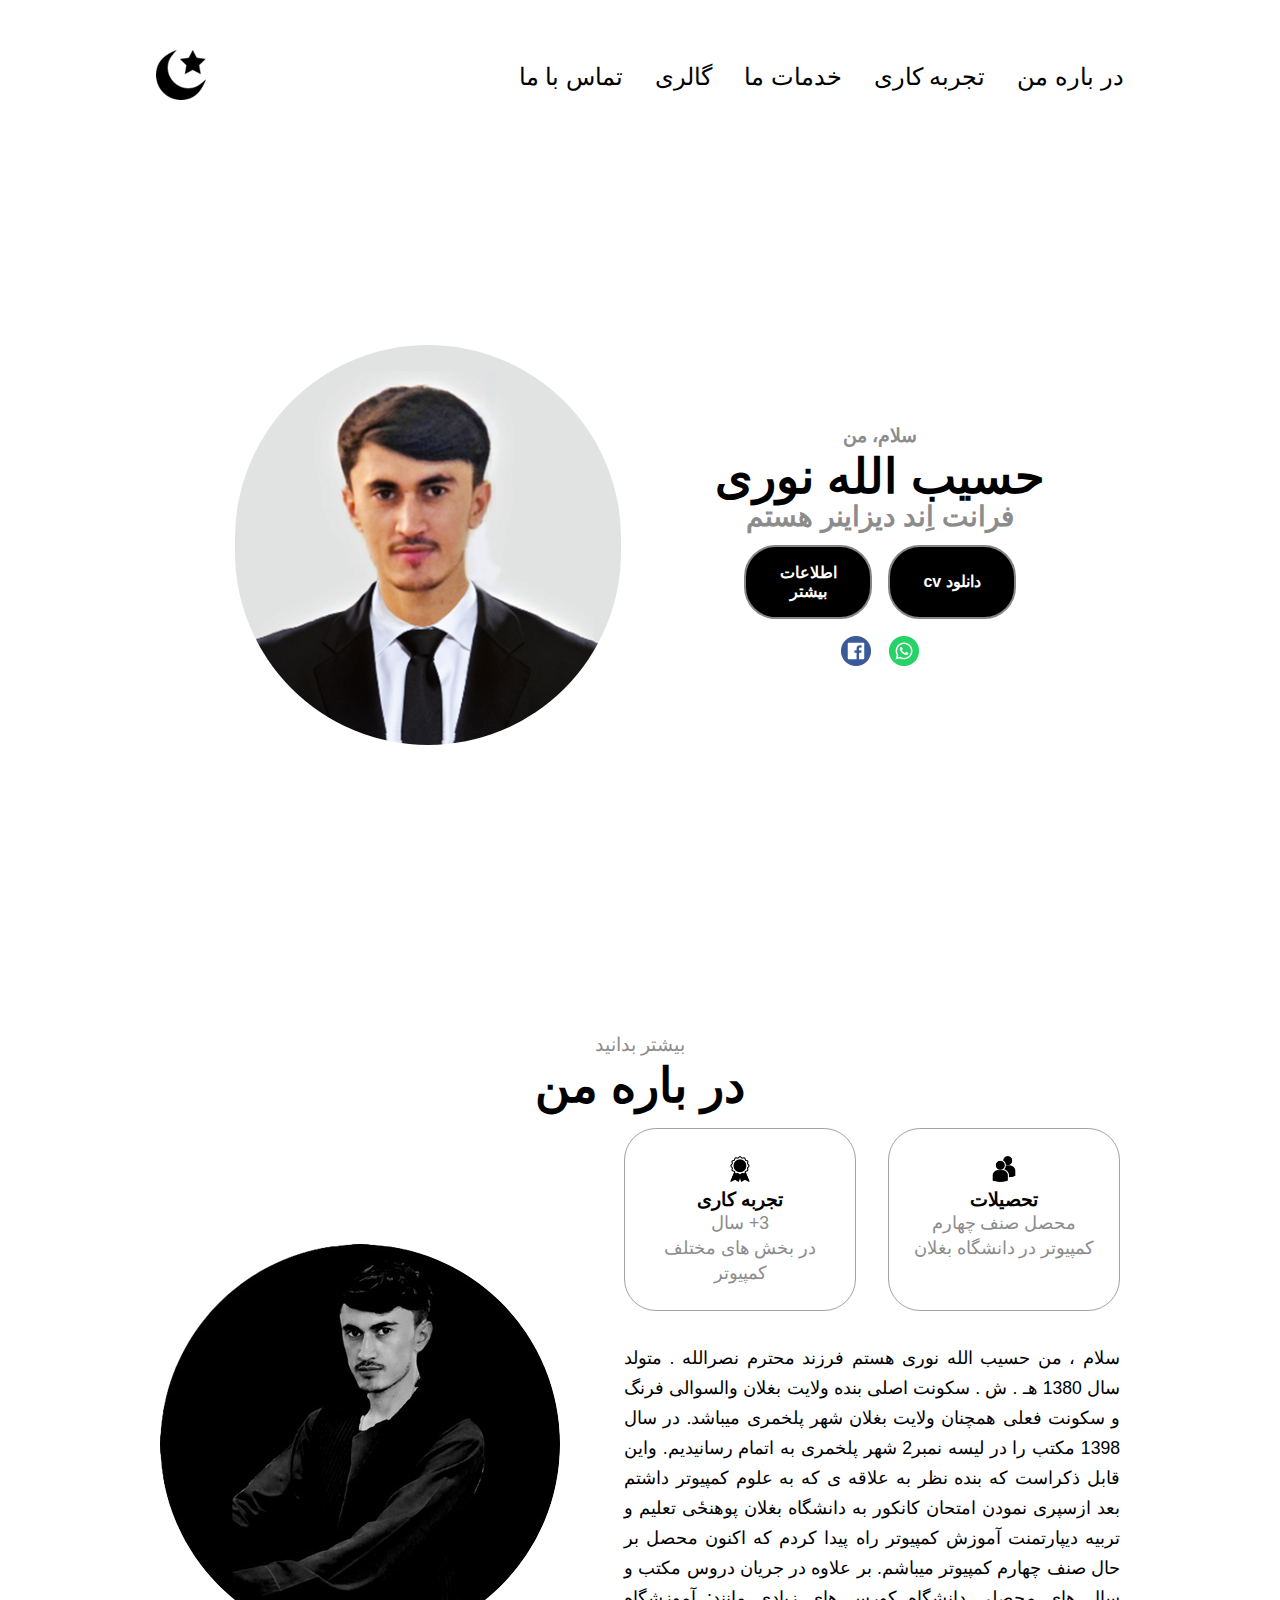
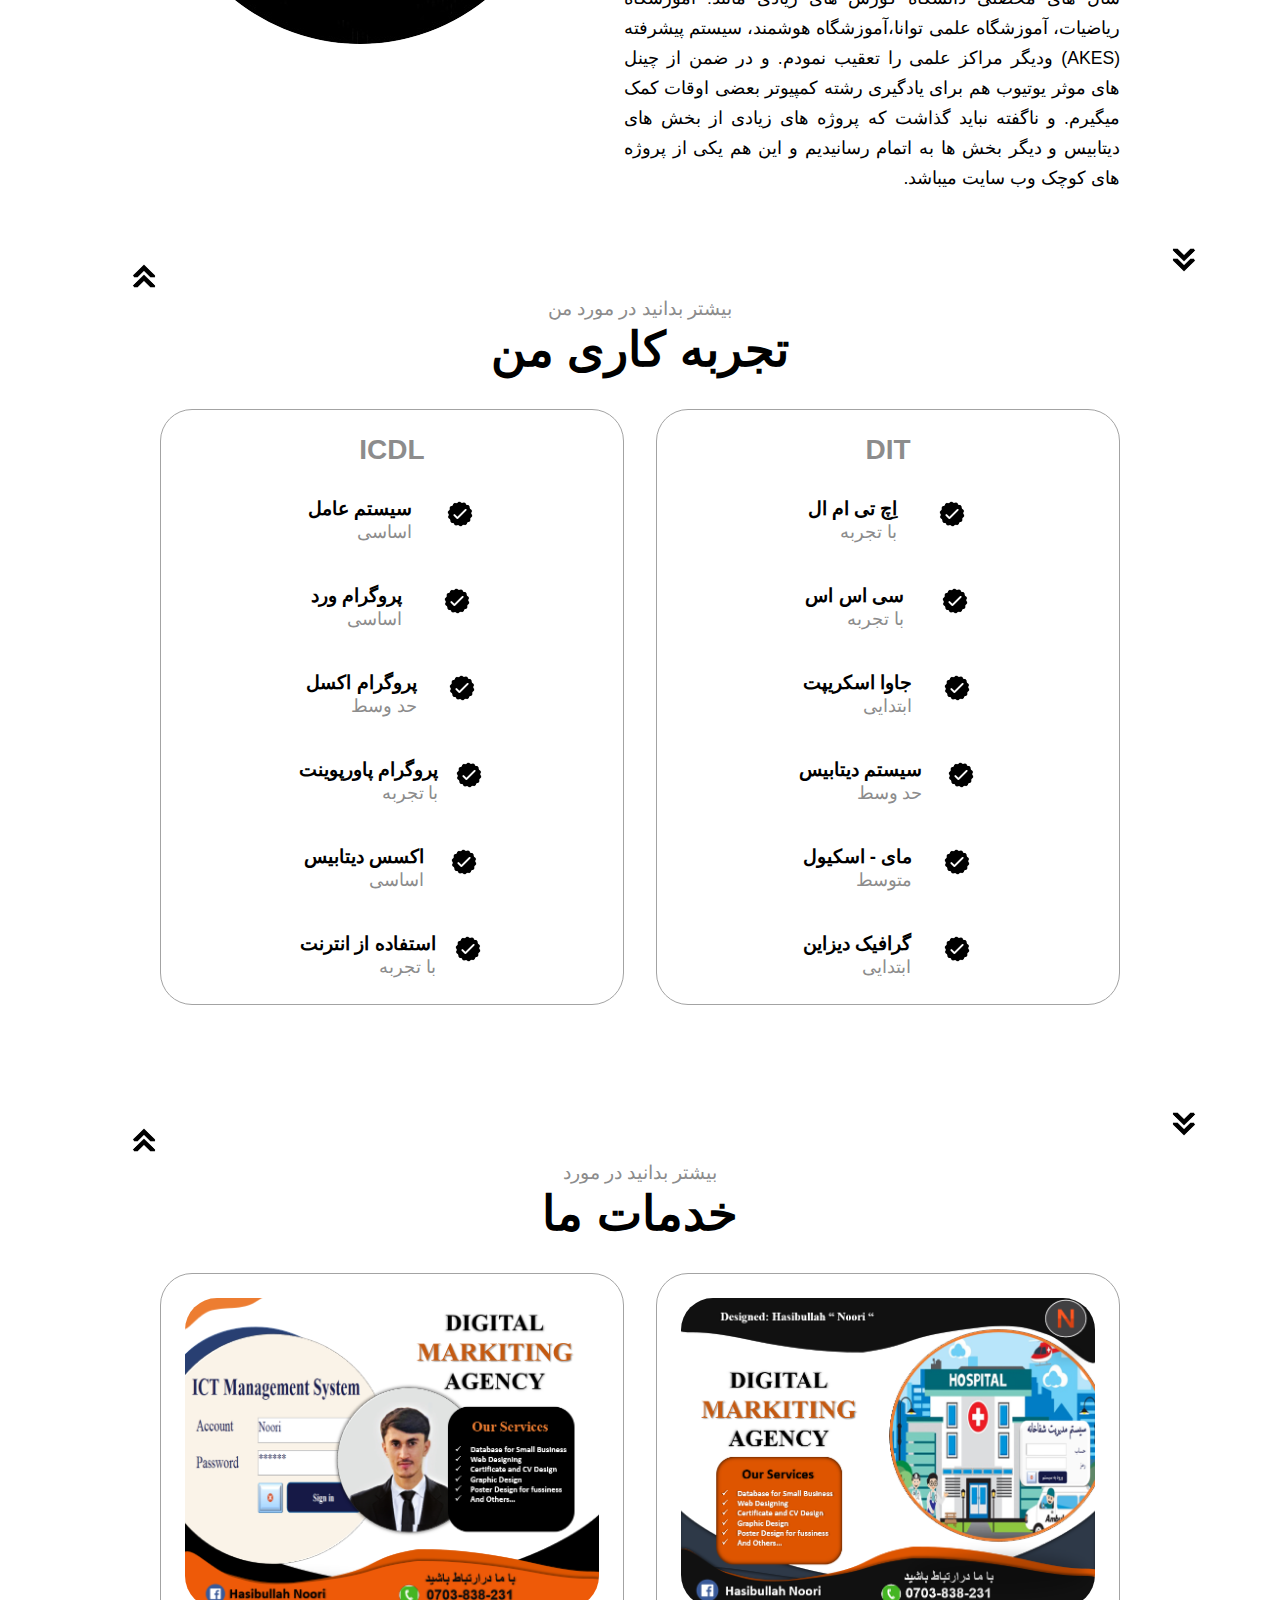
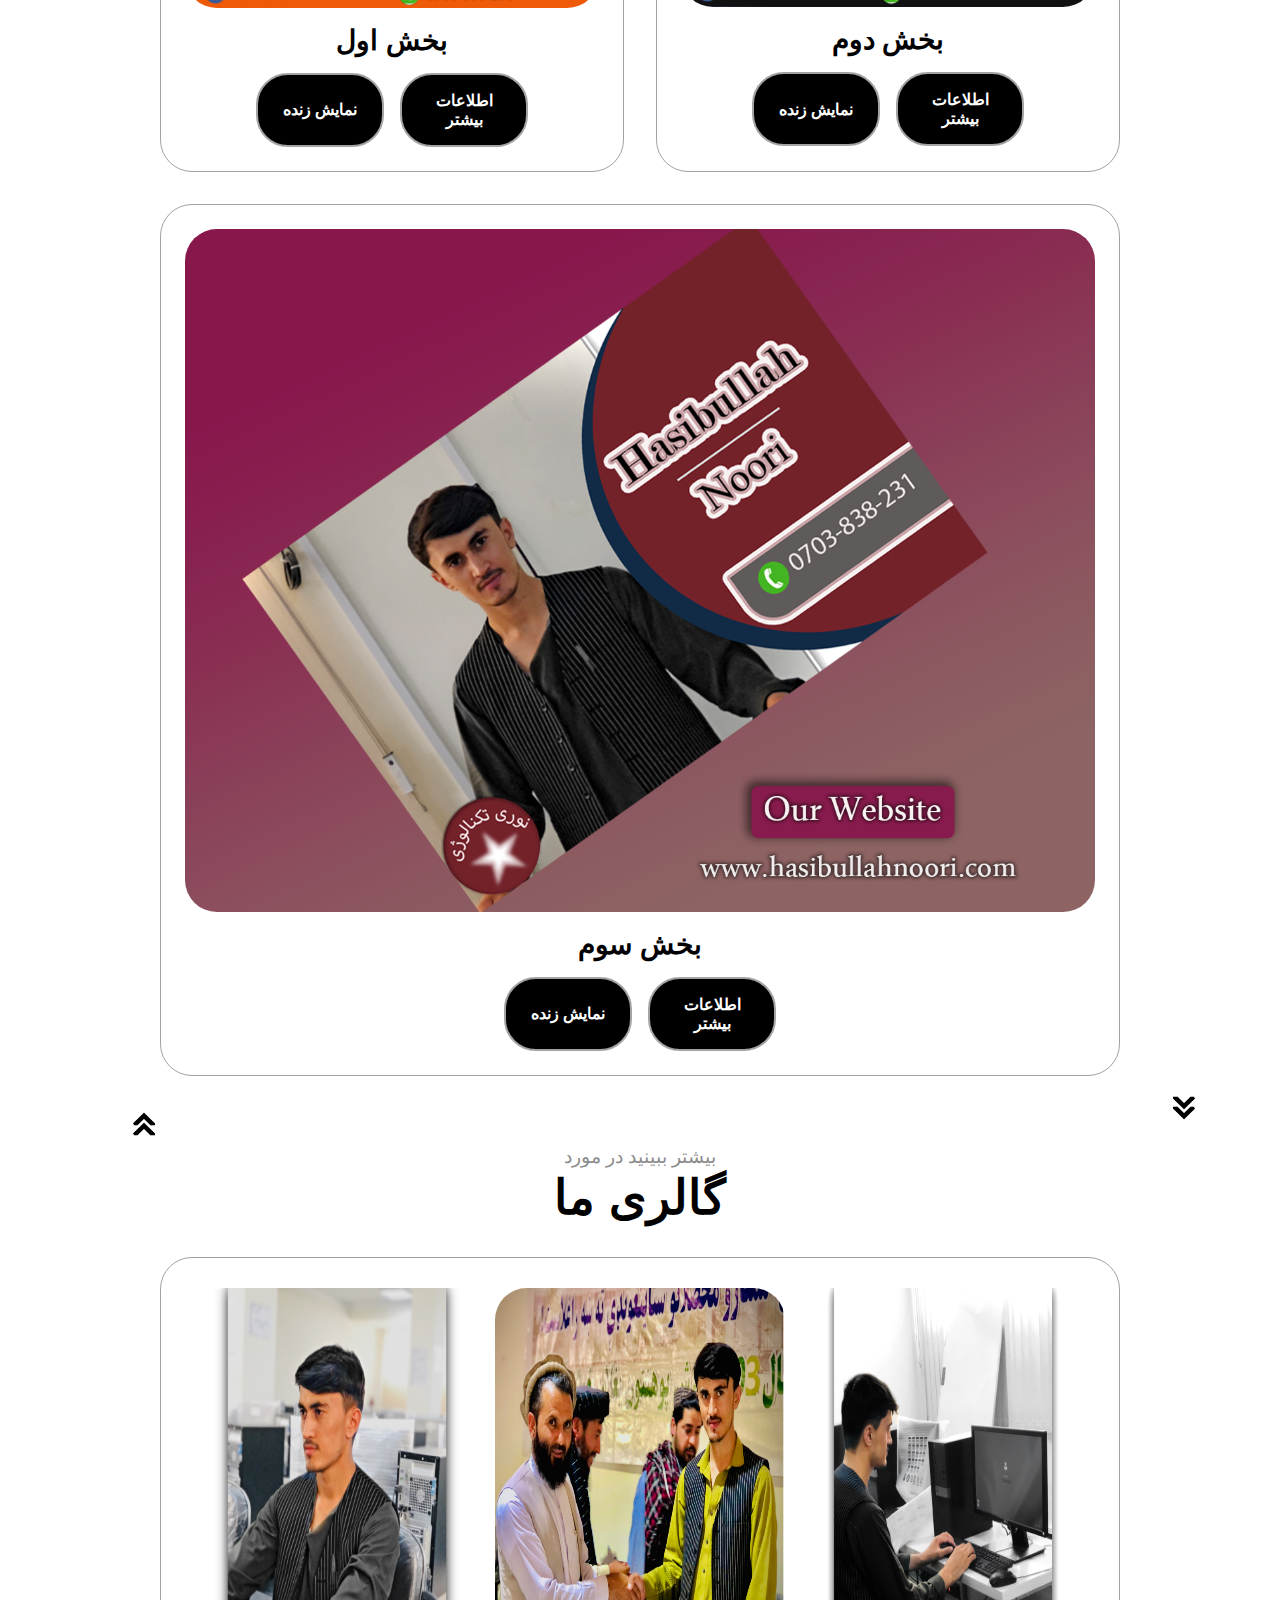
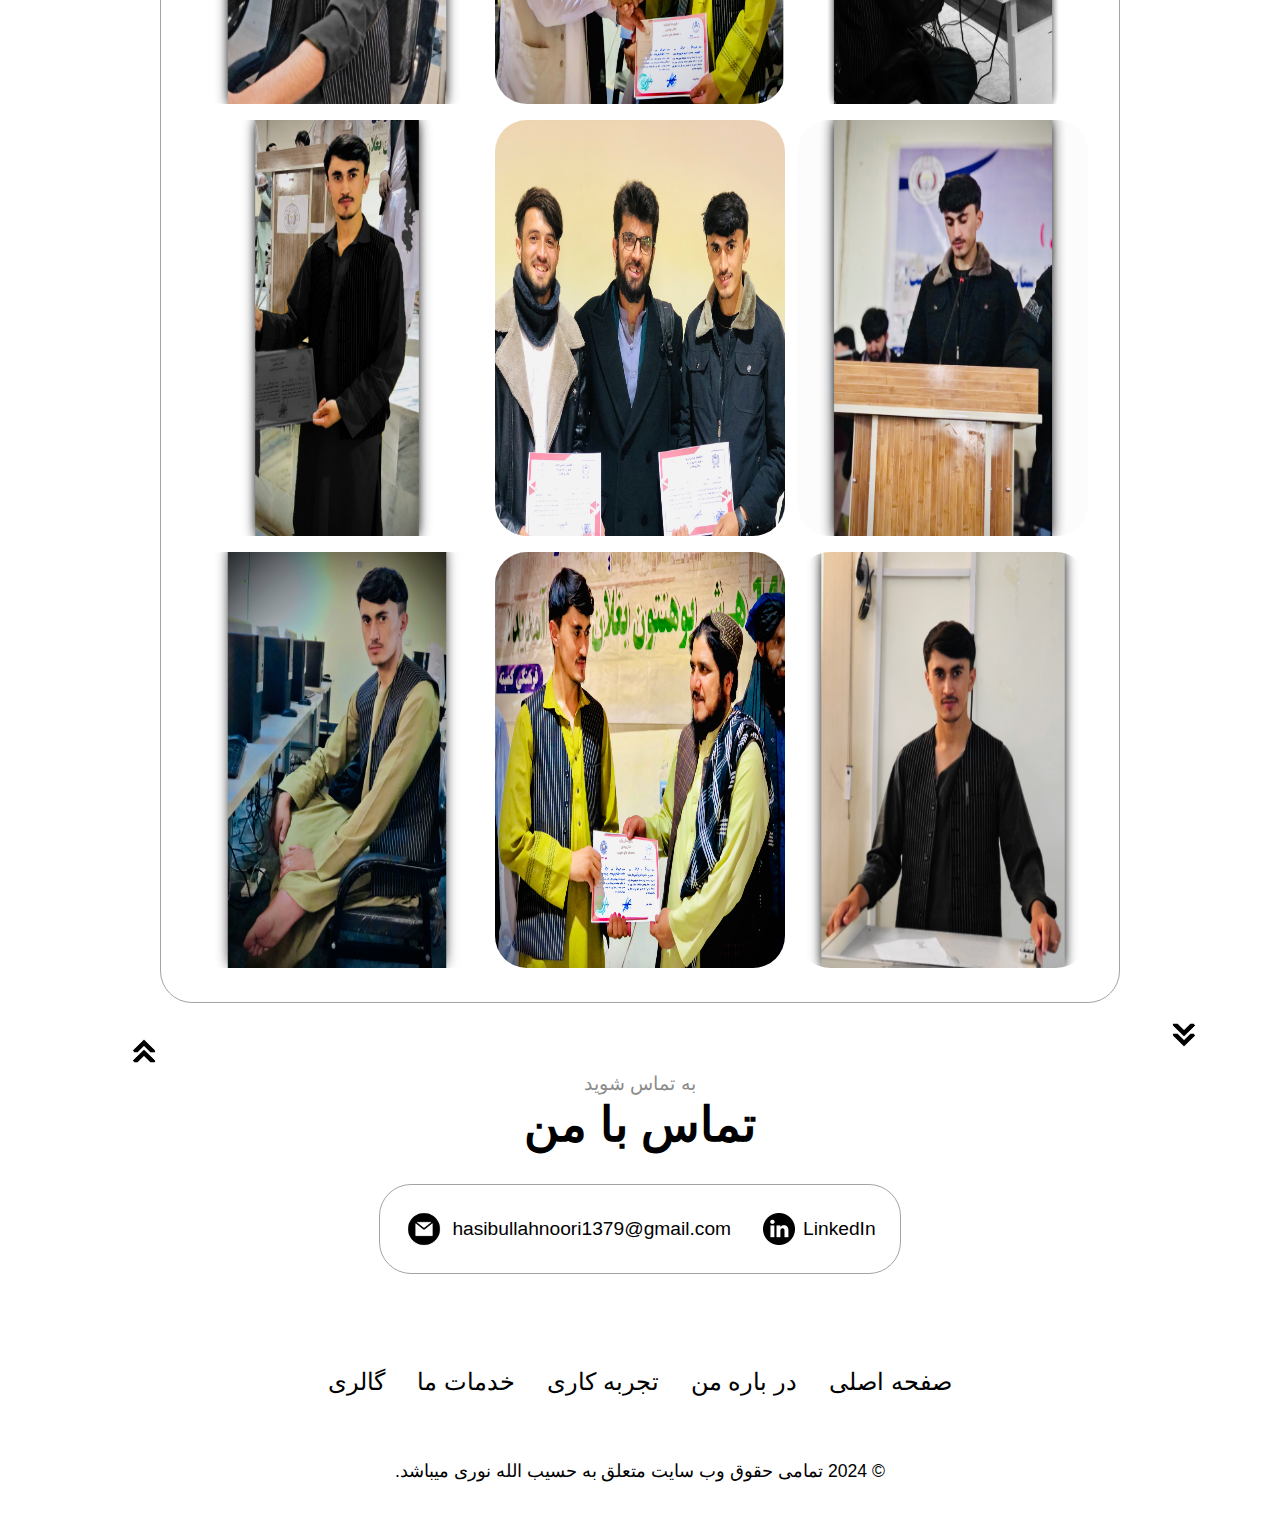
<file: index.html>
<!DOCTYPE html>
<html lang="en">
  <head>
    <meta charset="UTF-8" />
    <meta name="viewport" content="width=device-width, initial-scale=1.0" />
    <title>My website</title>
    <link rel="stylesheet" href="style.css" />
    <link rel="stylesheet" href="mediaqueries.css" />
  </head>
  <body>
    <div id="desktop"></div>
    
    <nav id="desktop-nav">
      <div class="logo"><img src="./moon.png" alt="Dark/Light/Mode" id="icons"></div>
      <div>
        <ul class="nav-links">
          <li><a href="#about" onclick="toggleMenu()">در باره من</a></li>
          <li><a href="#experience" onclick="toggleMenu()">تجربه کاری</a></li>
          <li><a href="#projects" onclick="toggleMenu()">خدمات ما</a></li>
          <li><a href="#Gallery" onclick="toggleMenu()">گالری</a></li>
          <li><a href="#contact" onclick="toggleMenu()">تماس با ما</a></li>
      </ul>
      </div>
    </nav>

  
        <!--Drop-Down Menu-->
    <nav id="hamburger-nav">
      <div class="logo"><img src="./moon.png" alt="Dark/Light/Mode" id="icon"></div>
      <div class="hamburger-menu">
        <div class="hamburger-icon" onclick="toggleMenu()">
          <span></span>
          <span></span>
          <span></span>
        </div>
        <div class="menu-links">
          <li><a href="#about" onclick="toggleMenu()">در باره من</a></li>
          <li><a href="#experience" onclick="toggleMenu()">تجربه کاری</a></li>
          <li><a href="#projects" onclick="toggleMenu()">خدمات ما</a></li>
          <li><a href="#Gallery" onclick="toggleMenu()">گالری</a></li>
          <li><a href="#contact" onclick="toggleMenu()">تماس با ما</a></li>
        </div>
      </div>
    </nav>


    <!--First Section (Profile-Section)-->
    <section id="profile">
      <div class="section__pic-container">
        <img src="./Noori-One_Withot_Layer.png" alt=" Hasibullah Noor profile picture" />
      </div>
      <div class="section__text">
        <p class="section__text__p1">سلام، من</p>
        <h1 class="title">حسیب الله نوری</h1>
        <p class="section__text__p2" >فرانت اِند دیزاینر هستم</p>
        <div class="btn-container">
          <button
            class="btn btn-color-2"
            onclick="window.open('MY_CV.pdf')"
          >
          دانلود cv
          </button>
          <button class="btn btn-color-1"><a href="MoreContactPage.html" class="external_page">اطلاعات بیشتر</a>
           
          </button>
        </div>
        <div id="socials-container">
          <img
            src="./Facebook.png"
            alt="My LinkedIn profile"
            class="icon"
            onclick="location.href='https://www.facebook.com/hasibullah.noori.9887?mibextid=LQQJ4d'"
          />
          <img
            src="./WhatsApp.png"
            alt="My Github profile"
            class="icon"
            onclick="location.href='https://Wa.me/+93703838231'"
          />
        </div>
      </div>
    </section>

    <!--Second Section (About-Section)-->
    <section id="about">
      <p class="section__text__p1">بیشتر بدانید</p>
      <h1 class="title">در باره من</h1>
      <div class="section-container">
        <div class="section__pic-container">
          <img
            src="./Noori-Two.JPG"
            alt="Profile picture"
            class="about-pic"
          />
        </div>
        <div class="about-details-container">
          <div class="about-containers">
            <div class="details-container">
              <img
                src="./experience.png"
                alt="Experience icon"
                class="icon"
              />
              <h3>تجربه کاری</h3>
              <p class="experience-sub-title1" style="direction:rtl;">3+ سال<br>در بخش های مختلف کمپیوتر</p>
            </div>
            <div class="details-container">
              <img
                src="./education.png"
                alt="Education icon"
                class="icon"
              />
              <h3>تحصیلات</h3>
              <p class="experience-sub-title1">محصل صنف چهارم<br> کمپیوتر در دانشگاه بغلان</p>
            </div>
          </div>
          <div class="text-container">
            <p class="text-container">
              سلام ، من حسیب الله نوری هستم فرزند محترم نصرالله . متولد سال 1380 هـ . ش . سکونت اصلی بنده ولایت بغلان والسوالی فرنگ و سکونت فعلی
                  همچنان ولایت بغلان شهر پلخمری میباشد. در سال 1398 مکتب را در لیسه نمبر2   شهر پلخمری به اتمام رسانیدیم. واین قابل ذکراست که بنده 
                  نظر به علاقه ی که به علوم کمپیوتر داشتم بعد ازسپری نمودن امتحان کانکور به دانشگاه بغلان پوهنحٔی تعلیم و تربیه دیپارتمنت آموزش کمپیوتر راه 
                  پیدا کردم که اکنون محصل بر حال صنف چهارم کمپیوتر میباشم. بر علاوه در جریان دروس مکتب و سال های محصلی دانشگاه کورس های زیادی 
                  مانند: آموزشگاه ریاضیات، آموزشگاه علمی توانا،آموزشگاه هوشمند، سیستم پیشرفته  (AKES)
                   ودیگر مراکز علمی را تعقیب نمودم. و در ضمن از چینل های موثر یوتیوب هم برای یادگیری رشته  کمپیوتر بعضی اوقات کمک میگیرم. 
                   و ناگفته نباید گذاشت که پروژه های زیادی
                    از بخش های دیتابیس و دیگر بخش ها به اتمام رسانیدیم و این هم یکی از پروژه های کوچک وب سایت میباشد.
           </p>
          </div>
        </div>
      </div>
      <!--First-Arrow-Icon-Bello-->
      <img
        src="./arrow.png"
        alt="Arrow icon"
        class="icon arrow"
        onclick="location.href='#experience'"
      />

      <!--First-Arrow-Icon-Top-->
      <div class="arrow-Right">
       <img
        src="./arrow_right.png"
        alt="Arrow icon"
        class="icon arrow"
        onclick="location.href='#desktop'"
      />
    </div>
      
    
    </section>
    <!--Third Section (Experience-Section)-->
    <section id="experience">
      <p class="section__text__p1">بیشتر بدانید در مورد من</p>
      <h1 class="title">تجربه کاری من</h1>
      <div class="experience-details-container">
        <div class="about-containers">
          <div class="details-container">
            <h2 class="experience-sub-title">DIT</h2>
            <div class="article-container">

              <!--First-Article of Frontend-Develpment-->
              <article>
                <img
                  src="./checkmark.png"
                  alt="Experience icon"
                  class="icon"
                />
                <div>
                  <h3>اِچ تی ام ال</h3>
                  <p class="experience-sub-title1">با تجربه</p>
                </div>
              </article>

              <!--Second-Article of Frontend-Develpment-->
              <article>
                <img
                  src="./checkmark.png"
                  alt="Experience icon"
                  class="icon"
                />
                <div>
                  <h3>سی اس اس</h3>
                  <p class="experience-sub-title1">با تجربه</p>
                </div>
              </article>

              <!--Third-Article of Frontend-Develpment-->
              <article>
                <img
                  src="./checkmark.png"
                  alt="Experience icon"
                  class="icon"
                />
                <div>
                  <h3>جاوا اسکریپت</h3>
                  <p class="experience-sub-title1">ابتدایی</p>
                </div>
              </article>

              <!--Fourd-Article of Frontend-Develpment-->
              <article>
                <img
                  src="./checkmark.png"
                  alt="Experience icon"
                  class="icon"
                />
                <div>
                  <h3>سیستم دیتابیس</h3>
                  <p class="experience-sub-title1">حد وسط</p>
                </div>
              </article>

              <!--fived-Article of Frontend-Develpment-->
              <article>
                <img
                  src="./checkmark.png"
                  alt="Experience icon"
                  class="icon"
                />
                <div>
                  <h3>مای - اسکیول</h3>
                  <p class="experience-sub-title1">متوسط</p>
                </div>
              </article>

              <!--Sixed-Article of Frontend-Develpment-->
              <article>
                <img
                  src="./checkmark.png"
                  alt="Experience icon"
                  class="icon"
                />
                <div>
                  <h3>گرافیک دیزاین</h3>
                  <p class="experience-sub-title1">ابتدایی</p>
                </div>
              </article>
            </div>
          </div>
           <!--End-Article of Frontend-Develpment-->

           <!--Backend Part-->
          <div class="details-container">
            <h2 class="experience-sub-title">ICDL</h2>
            <div class="article-container">

              <!--First-Article of Frontend-Develpment-->
              <article>
                <img
                  src="./checkmark.png"
                  alt="Experience icon"
                  class="icon"
                />
                <div>
                  <h3>سیستم عامل</h3>
                  <p class="experience-sub-title1">اساسی</p>
                </div>
              </article>

              <!--Second-Article of Frontend-Develpment-->
              <article>
                <img
                  src="./checkmark.png"
                  alt="Experience icon"
                  class="icon"
                />
                <div>
                  <h3>پروگرام ورد</h3>
                  <p class="experience-sub-title1">اساسی</p>
                </div>
              </article>

              <!--Third-Article of Frontend-Develpment-->
              <article>
                <img
                  src="./checkmark.png"
                  alt="Experience icon"
                  class="icon"
                />
                <div>
                  <h3>پروگرام اکسل</h3>
                  <p class="experience-sub-title1">حد وسط</p>
                </div>
              </article>

              <!--Fourd-Article of Frontend-Develpment-->
              <article>
                <img
                  src="./checkmark.png"
                  alt="Experience icon"
                  class="icon"
                />
                <div>
                  <h3>پروگرام پاورپوینت</h3>
                  <p class="experience-sub-title1">با تجربه</p>
                </div>
              </article>

              <!--Fived-Article of Frontend-Develpment-->
              <article>
                <img
                  src="./checkmark.png"
                  alt="Experience icon"
                  class="icon"
                />
                <div>
                  <h3>اکسس دیتابیس</h3>
                  <p class="experience-sub-title1">اساسی</p>
                </div>
              </article>

              <!--Sixed-Article of Frontend-Develpment-->
              <article>
                <img
                  src="./checkmark.png"
                  alt="Experience icon"
                  class="icon"
                />
                <div>
                  <h3>استفاده از انترنت</h3>
                  <p class="experience-sub-title1">با تجربه</p>
                </div>
              </article>
            </div>
          </div>
        </div>
      </div>
      <!--End-Article of Backend-Develpment-->

      <!--Second-Arrow-Icon-->
      <img
        src="./arrow.png"
        alt="Arrow icon"
        class="icon arrow"
        onclick="location.href='#projects'"
      />

      <!--Second-Arrow-Icon-Top-->
      <div class="arrow-Right">
        <img
         src="./arrow_right.png"
         alt="Arrow icon"
         class="icon arrow"
         onclick="location.href='#about'"
       />
     </div>

    </section>

    <!--Fourd Section (Project-Section)-->
    <!--First-Project-->
    <section id="projects">
      <p class="section__text__p1">بیشتر بدانید در مورد</p>
      <h1 class="title">خدمات ما</h1>
      <div class="experience-details-container">
        <div class="about-containers">
          <div class="details-container color-container">
            <div class="article-container">
              <img
                src="./1.png"
                alt="Project 1"
                class="project-img"
              />
            </div>
            <h2 class="experience-sub-title project-title">بخش اول</h2>
            <div class="btn-container">

              <!--first-button-->
              <button class="btn btn-color-1 project-btn"><a href="MoreContactPage.html" class="external_page">اطلاعات بیشتر</a>

              <!--Second-button-->
              <button
                class="btn btn-color-2  project-btn"
                onclick="location.href='https://github.com/'"
              >
               نمایش زنده
              </button>
            </div>
          </div>

          <!--Second-Project-->
          <div class="details-container color-container">
            <div class="article-container">
              <img
                src="./2.png"
                alt="Project 2"
                class="project-img"
              />
            </div>
            <h2 class="experience-sub-title project-title">بخش دوم</h2>
            <div class="btn-container">

              <!--first-button-->
              <button
                class="btn btn-color-2 project-btn"
               <button class="btn btn-color-1 project-btn"><a href="MoreContactPage.html" class="external_page">اطلاعات بیشتر</a>

              <!--Second-button-->
              <button
                class="btn btn-color-2 project-btn"
                onclick="location.href='https://github.com/'"
              >
                نمایش زنده
              </button>
            </div>
          </div>

          <!--Third-Project-->
          <div class="details-container color-container">
            <div class="article-container">
              <img
                src="./H@N.png"
                alt="Project 3"
                class="project-img"
              />
            </div>
            <h2 class="experience-sub-title project-title">بخش سوم</h2>
            <div class="btn-container">

              <!--first-button-->
            <button class="btn btn-color-1 project-btn"><a href="MoreContactPage.html" class="external_page">اطلاعات بیشتر</a>

              <!--Second-button-->
              <button
                class="btn btn-color-2 project-btn"
                onclick="location.href='https://github.com/'"
              >
                نمایش زنده
              </button>
            </div>
          </div>
        </div>
      </div>

      <!--Third-Arrow-Icon-Bello-->
      <img
        src="./arrow.png"
        alt="Arrow icon"
        class="icon arrow"
        onclick="location.href='#contact'"
      />

       <!--Third-Arrow-Icon-Top-->
       <div class="arrow-Right">
        <img
         src="./arrow_right.png"
         alt="Arrow icon"
         class="icon arrow"
         onclick="location.href='#experience'"
       />
     </div>
    </section>

    <!--Fourd Section (Gallery-Section)-->
    <!--First-Project-->
    <section id="Gallery">
      <p class="section__text__p1">بیشتر ببینید در مورد </p>
      <h1 class="title">گالری ما</h1>
      <div class="experience-details-container">
        <div class="about-containers">
      <div class="details-container color-container">

  <div class="container-gallery">

    <div class="gallery-pic">
      <img src="2.JPEG"/>
    </div>

    <div class="gallery-pic">
      <img src="25.jpg"/>
    </div>

    <div class="gallery-pic">
      <img src="5.jpg"/>
    </div>

    <div class="gallery-pic">
      <img src="6.JPEG"/>
    </div>
    
    <div class="gallery-pic">
      <img src="16.jpg"/>
    </div>

    <div class="gallery-pic">
      <img src="7.JPEG"/>
    </div>

    <div class="gallery-pic">
      <img src="8.JPEG"/>
    </div>

    <div class="gallery-pic">
      <img src="24.jpg"/>
    </div>
    
    <div class="gallery-pic">
      <img src="10.JPEG"/>
    </div>

</div>
</div>
</div>
</div>

 <!--Fourth-Arrow-Icon-Bello-->
 <img
 src="./arrow.png"
 alt="Arrow icon"
 class="icon arrow"
 onclick="location.href='#contact'"
/>

<!--Fourth-Arrow-Icon-Top-->
<div class="arrow-Right">
 <img
  src="./arrow_right.png"
  alt="Arrow icon"
  class="icon arrow"
  onclick="location.href='#Gallery'"
/>
    </section > 

    <!--Fived Section (Contact-Section)-->
    <section id="contact">
      <p class="section__text__p1">به تماس شوید</p>
      <h1 class="title">تماس با من</h1>
      <div class="contact-info-upper-container">

         <!--Email-->
        <div class="contact-info-container">
          <img
            src="./email.png"
            alt="Email icon"
            class="icon contact-icon email-icon"
          />
          <p><a href="mailto:examplemail@gmail.com">hasibullahnoori1379@gmail.com</a></p>
        </div>

        <!--LinkedIn-->
        <div class="contact-info-container">
          <img
            src="./linkedin.png"
            alt="LinkedIn icon"
            class="icon contact-icon"
          />
          <p><a href="https://www.linkedin.com">LinkedIn</a></p>
        </div>
      </div>
    </section>

    <!--Sixed Section (Footer-Section)-->
    <footer>
      <nav>
        <div class="nav-links-container">
          <ul class="nav-links">
            <li><a href="#desktop">صفحه اصلی</a></li>
            <li><a href="#about">در باره من</a></li>
            <li><a href="#experience">تجربه کاری</a></li>
            <li><a href="#projects">خدمات ما</a></li>
            <li><a href="#Gallery">گالری</a></li>
          </ul>
        </div>
      </nav>
      <p>&#169; 2024 تمامی حقوق وب سایت متعلق به حسیب الله نوری میباشد.</p>
    </footer>
    <!--JavaScript Last Code-->
    <script src="script.js"></script>
  </body>
</html>
</file>
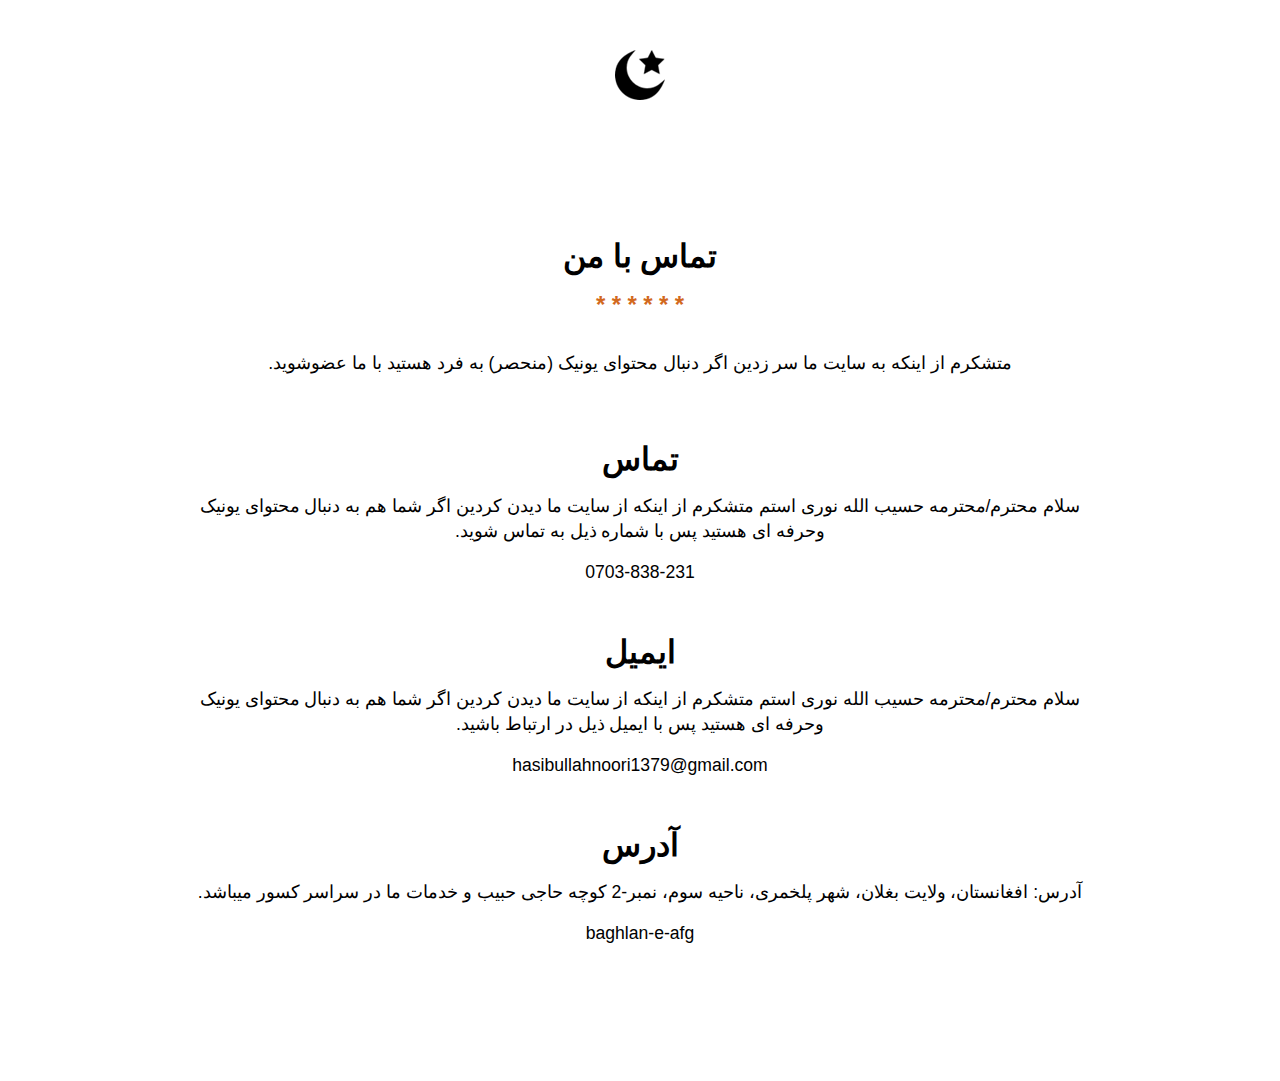
<file: MoreContactPage.html>
<!DOCTYPE html>
<html lang="en">
  <head>
    <meta charset="UTF-8" />
    <meta name="viewport" content="width=device-width, initial-scale=1.0" />
    <title>My website</title>
    <link rel="stylesheet" href="style.css" />
    <link rel="stylesheet" href="mediaqueries.css" />
  </head>
  <body>
 
    <nav id="desktop-nav">
      <div class="logo"><img src="./moon.png" alt="Dark/Light/Mode" id="icons"></div>
    </nav>
    <nav id="hamburger-nav">
      <div class="logo"><img src="./moon.png" alt="Dark/Light/Mode" id="icon"></div>
    </nav>
    <!--Contact)-->
    <section id="Contact-Page">
      <div class="Contact-container-Page">
       
        <h1 class="title-contact" >تماس با من</h1>
         
        <div class="stars">
          <h2>*</h2>
          <h2>*</h2>
          <h2>*</h2>
          <h2>*</h2>
          <h2>*</h2>
          <h2>*</h2>
        </div>
        <p class="Pragraph-1">متشکرم از اینکه به سایت ما سر زدین اگر دنبال محتوای یونیک (منحصر) به فرد هستید با ما عضوشوید.</p>
  
         <!--More-Contact-->
         
          <h1 class="title-contact">تماس</h1>
          <p class="Pragraph-1">سلام محترم/محترمه حسیب الله نوری استم متشکرم
             از اینکه از سایت ما دیدن کردین اگر شما
        هم به دنبال محتوای  یونیک وحرفه ای هستید پس با شماره ذیل به تماس شوید.
        </p>
        <p>0703-838-231</p>
      

       <!--ٍٍEmail-section-->
         
       <h1 class="title-contact">ایمیل</h1>
       <p class="Pragraph-1">سلام محترم/محترمه حسیب الله نوری استم متشکرم
          از اینکه از سایت ما دیدن کردین اگر شما
     هم به دنبال محتوای  یونیک وحرفه ای هستید پس با ایمیل ذیل در ارتباط باشید.
     </p>
     <p><a href="mailto:examplemail@gmail.com">hasibullahnoori1379@gmail.com</a></p>
     

       <!--ٍٍEmail-Address-->
         
       <h1 class="title-contact">آدرس</h1>
       <p class="Pragraph-1">آدرس: افغانستان، ولایت بغلان، شهر پلخمری، ناحیه سوم، نمبر-2 کوچه حاجی حبیب و خدمات ما در سراسر کسور میباشد.
     </p>
      <p >baghlan-e-afg</p>
     
   </div>
        </section>

        


    <!--JavaScript Last Code-->
    <script src="script.js"></script>
  </body>
</html>
</file>
<file: style.css>
:root{
  --primary-color:#fff;
  --secondary-color: #000;
}
.dark-theme{
  --secondary-color: #fff;
  --primary-color:#000;
}






/*General*/

* {
  margin: 0;
  padding: 0;
  
}


body {
  background:var(--primary-color);
  color:var(--secondary-color);
  font-family: "Poppins", sans-serif;
}

html {
  scroll-behavior: smooth;
}

p {
  
  font-size:1.1rem;
  line-height:25px;
}
.experience-sub-title1{
  color: rgb(140,140, 140);
}

/*transation*/
a,
.btn {
  transition: all 300ms ease;
}

/*Desktop-nav*/
nav,
.nav-links {
  display: flex;
 
}

nav {
  justify-content: space-around;
  align-items: center;
  height: 17vh;
}

.nav-links {
  gap: 2rem;
  list-style: none;
  font-size: 1.5rem;
  direction: rtl;

}

a {
  color:var(--secondary-color);
  text-decoration: none;
  text-decoration-color: white;
  
}

a:hover {
  color: grey;
  text-decoration: underline;
  text-underline-offset: 1rem;
  text-decoration-color: rgb(181, 181, 181);
}



.logo:hover {
  cursor: default;
}

/*Humburger-Menu*/
#hamburger-nav {
  display: none;
}

.hamburger-menu {
  position: relative;
  display: inline-block;
}

.hamburger-icon {
  display: flex;
  flex-direction: column;
  justify-content: space-between;
  height: 24px;
  width: 30px;
  cursor: pointer;
}

.hamburger-icon span {
  width: 100%;
  height: 2px;
  background-color:var(--secondary-color);
  transition: all 0.3 ease-in-out;
}

.menu-links {
  position: absolute;
  top: 100%;
  right: 0;
  background-color:var(--primary-color);
  width: fit-content;
  max-height: 0;
  overflow: hidden;
  transition: all 0.3 ease-in-out;
  
}

.menu-links a {
  display: block;
  padding: 10px;
  text-align: center;
  font-size: 1.5rem;
  color:var(--secondary-color);
  text-decoration: none;
  transition: all 0.3 ease-in-out;
}

.menu-links li {
  list-style: none;
}

.menu-links.open {
  max-height: 300px;
}

.hamburger-icon.open span:first-child {
  transform: rotate(45deg) translate(10px, 5px);
}

.hamburger-icon.open span:nth-child(2) {
  opacity: 0;
}

.hamburger-icon.open span:last-child {
  transform: rotate(-45deg) translate(10px, -5px);
}

.hamburger-icon span:first-child {
  transform: none;
}

.hamburger-icon span:first-child {
  opacity: 1;
}

.hamburger-icon span:first-child {
  transform: none;
}

/*Section*/
section {
  padding-top: 4vh;
  height: 96vh;
  margin: 0 10rem;
  box-sizing: border-box;
  min-height: fit-content;
}

.section-container {
  display: flex;
}

/* Profile Section*/
#profile {
  display: flex;
  justify-content: center;
  gap: 5rem;
  height: 80vh;
  
}

.section__pic-container {
  display: flex;
  height: 400px;
  width: 400px;
  margin: auto 0;
}
.section__pic-container img{
  border-radius:90rem;
}
.section__text {
  align-self: center;
  text-align: center;
}

.section__text p {
  font-weight: 600;
}

.section__text__p1 {
  text-align: center;
  font-size:1.2rem;
  color:rgb(140,140, 140);
}

.section__text__p2 {
  font-size: 1.75rem;
  margin-bottom: 1rem;
  color:rgb(140,140, 140);
}

.title {
  font-size: 3rem;
  text-align: center;
}

#socials-container {
  display: flex;
  justify-content: center;
  margin-top: 1rem;
  gap: 1rem;
}

/* Icon*/
.icon {
  cursor: pointer;
  height: 2rem;
}

/* Buttons*/
.btn-container {
  display: flex;
  justify-content: center;
  gap: 1rem;
  direction: rtl;
  
}

.btn {
  font-weight: 800;
  transition: all 300ms ease;
  padding: 1rem;
  width: 8rem;
  border-radius: 2rem;
}


.external_page{
  color:#fff;
  font-weight: 600;
}

.external_page:hover{
  color:#000;
  font-weight: 600;
  text-decoration:none;
}

.btn-color-1,
.btn-color-2 {
  border: rgb(138, 133, 133) 0.14rem solid;
  font-size:1rem;
}

.btn-color-1:hover,
.btn-color-2:hover {
  cursor: pointer;
}

.btn-color-1,
.btn-color-2 {
  background:#000;
  color:#fff;
}

.btn-color-1:hover,
.btn-color-2:hover {
  background:#e7e7e7;
  color:#000;
}


.btn-container {
  gap: 1rem;
}

/*About Section*/
#about {
  position: relative;
  
}

.about-containers {
  gap: 2rem;
  margin-bottom: 2rem;
  margin-top: 2rem;
}

.about-details-container {
  justify-content: center;
  flex-direction: column;
}

.about-containers,
.about-details-container {
  display: flex;
}
.text-container p{
  direction:rtl;
  text-align:justify;
  line-height:30px;

}

.about-pic {
  border-radius: 2rem;
}

.arrow {
  position: absolute;
  right: -5rem;
  bottom:-1rem;
}
.arrow-Right{
  position: absolute;
  left: -5rem;
  bottom: -1rem
}

.details-container {
  padding: 1.5rem;
  flex: 1;
  border-radius: 2rem;
  border: rgb(53, 53, 53) 0.1rem solid;
  border-color: rgb(163, 163, 163);
  text-align: center;
  
}

.section-container {
  gap: 4rem;
  height: 80%;
}

.section__pic-container {
  height: 400px;
  width: 400px;
  margin: auto 0;
}

/*Experience Section*/
#experience {
  position: relative;
  direction:rtl;
}

.experience-sub-title{
  color: rgb(140,140, 140);
  font-weight: 600;
  font-size: 1.75rem;
  margin-bottom: 2rem;
}

.experience-details-container {
  display: flex;
  justify-content: center;
  flex-direction: column;
}

.article-container {
  display: flex;
  text-align: initial;
  flex-wrap: wrap;
  flex-direction: row;
  gap: 2.5rem;
  justify-content: space-around;
 
}


article {
  display: flex;
  width: 12rem;
  justify-content: space-around;
  gap: 0.5rem;
 
}

article .icon {
  cursor: default;
}

/*Project Section*/
#projects {
  position: relative;
}

.color-container {
  border-color: rgb(163, 163, 163);
  
}
 
.project-img {
  border-radius: 2rem;
  width: 100%;
  height: 90%;
}

.project-title {
  margin: 1rem;
  color:var(--secondary-color);
}

.project-btn {
  font-size: 1rem;
  background:#000;
  color: white;
  border-color: rgb(163, 163, 163);
}
.project-btn:hover{
  background:#e7e7e7;
  color:#000;
  
}

/* Gallery Section*/
#Gallery{
  position: relative;
}
/* this pard code is for Gallery of website */
.container-gallery{
  display: flex;
  flex-direction:row;
  justify-content:center;
  align-items: center;
  flex-wrap:wrap;
  }
  .gallery-pic{
    width:33.3%;
    padding:6px 0;
  }

  .gallery-pic img{
    width:96%;
    height:26rem;
    border-radius:2rem;
  }

/*Contact Section*/
#contact {
  display: flex;
  justify-content: center;
  flex-direction: column;
  height: 70vh;
}

.contact-info-upper-container {
  display: flex;
  justify-content: center;
  border-radius: 2rem;
  border: rgb(53, 53, 53) 0.1rem solid;
  border-color: rgb(163, 163, 163);
  background: (250, 250, 250);
  margin: 2rem auto;
  padding: 0.5rem;
}

.contact-info-container {
  display: flex;
  align-items: center;
  justify-content: center;
  gap: 0.5rem;
  margin: 1rem;
}

.contact-info-container p {
  font-size: larger;
}

.contact-icon {
  cursor: default;
}

.email-icon {
  height: 2.5rem;
}

/*Footer Section*/
footer {
  height: 26vh;
  margin: 0 1rem;
}

footer p {
  text-align: center;
  direction:rtl;
}


/*Contact Page Code Section*/

/* First Section*/
#Contact-Page{
  position: relative;
  margin-bottom:4rem;
}
.Contact-container-Page{
  display:flex;
  flex-direction:column;
  align-items:center;
  flex-wrap:wrap;
  direction:rtl;
  text-align:center;

}
.stars{
  display:flex;
  gap:0.4rem;
  margin:1rem;
  color:chocolate
}

.second-section-contact{
  text-align:center;
}

.title-contact{
  font-size:2rem;
   margin-top:3rem;
}
.Pragraph-1{
  gap:0.4rem;
  margin:1rem;
}

#Contact_DarkMode{
  margin-left:50%;
  margin-top:4rem;
  margin-bottom:-4;
  
  }
</file>
<file: mediaqueries.css>
@media screen and (max-width: 1400px) {
  #profile {
    height: 83vh;
    margin-bottom: 6rem;
  }
  .about-containers {
    flex-wrap: wrap;
  }
  #contact,
  #projects {
    height: fit-content;
  }
  
}

@media screen and (max-width:1200px) {
  
   .hamburger-menu{
    width:100%;
    direction: rtl;
    margin-right:4rem;
  }
  .logo{
    margin-left:5rem;
    font-size:1rem;
    direction: rtl;
   }
   
  
  #desktop-nav {
    display: none;
  }
  #hamburger-nav {
    display: flex;
  }
  #experience,
  .experience-details-container {
    margin-top: 2rem;
  }
  #profile,
  .section-container {
    display: block;
  }
  .arrow {
    display: none;
  }
  section,
  .section-container {
    height: fit-content;
  }
  section {
    margin: 0 5%;
  }
  .section__pic-container {
    width: 275px;
    height: 275px;
    margin: 0 auto 2rem;
  }
  .about-containers {
    margin-top: 0;
  }
 .logo{
  margin-left:4rem;
  font-size:1.2rem;
  direction: rtl;
 }
  /*Gallery*/
  .gallery-pic{
    width:100%;
  }
  .gallery-pic img{
    width:90%;
    height:50vh;
  }
}

@media screen and (max-width: 600px) {
 
  .hamburger-menu{
    width:100%;
    direction: rtl;
    margin-right:2.5rem;
  }
  .logo{
    margin-left:4rem;
    font-size:1rem;
    direction: rtl;
   }
 .logo img {
  width:35px;
  height:35px;
 }

  #contact,
  footer {
    height: 40vh;
  }
  #profile {
    height: 83vh;
    margin-bottom: 0;
  }
  article {
    font-size: 1rem;
  }
  footer nav {
    height: fit-content;
    margin-bottom: 2rem;
  }
  .about-containers,
  .contact-info-upper-container,
  .btn-container {
    flex-wrap: wrap;
  }
  .btn-color-1{
    font-size: 0.8rem;
  }
  .btn-color-2{
    font-size: 0.8rem;
  }

  .contact-info-container {
    margin: 0;
  }
  .contact-info-container p,
  .nav-links li a {
    font-size: 1rem;
  }
  .experience-sub-title {
    font-size: 1.25rem;
  }
  .experience-sub-title1{
    font-size:0.6rem;
  }
  
  .nav-links {
    flex-direction: column;
    gap: 0.5rem;
    text-align: right;
  }
  .section__pic-container {
    width: auto;
    height: 46vw;
    justify-content: center;
    margin-top:1rem;
  }
  .section__text__p2 {
    font-size: 1.25rem;
  }
  .title {
    font-size: 2rem;
  }
  .text-container {
    text-align: justify;
  }
   /*Gallery*/
 .gallery-pic{
  width:100%;
}
.gallery-pic img{
  width:90%;
  height:50vh;
}

  footer p {
    font-size:1rem;
  }
  
}
</file>
